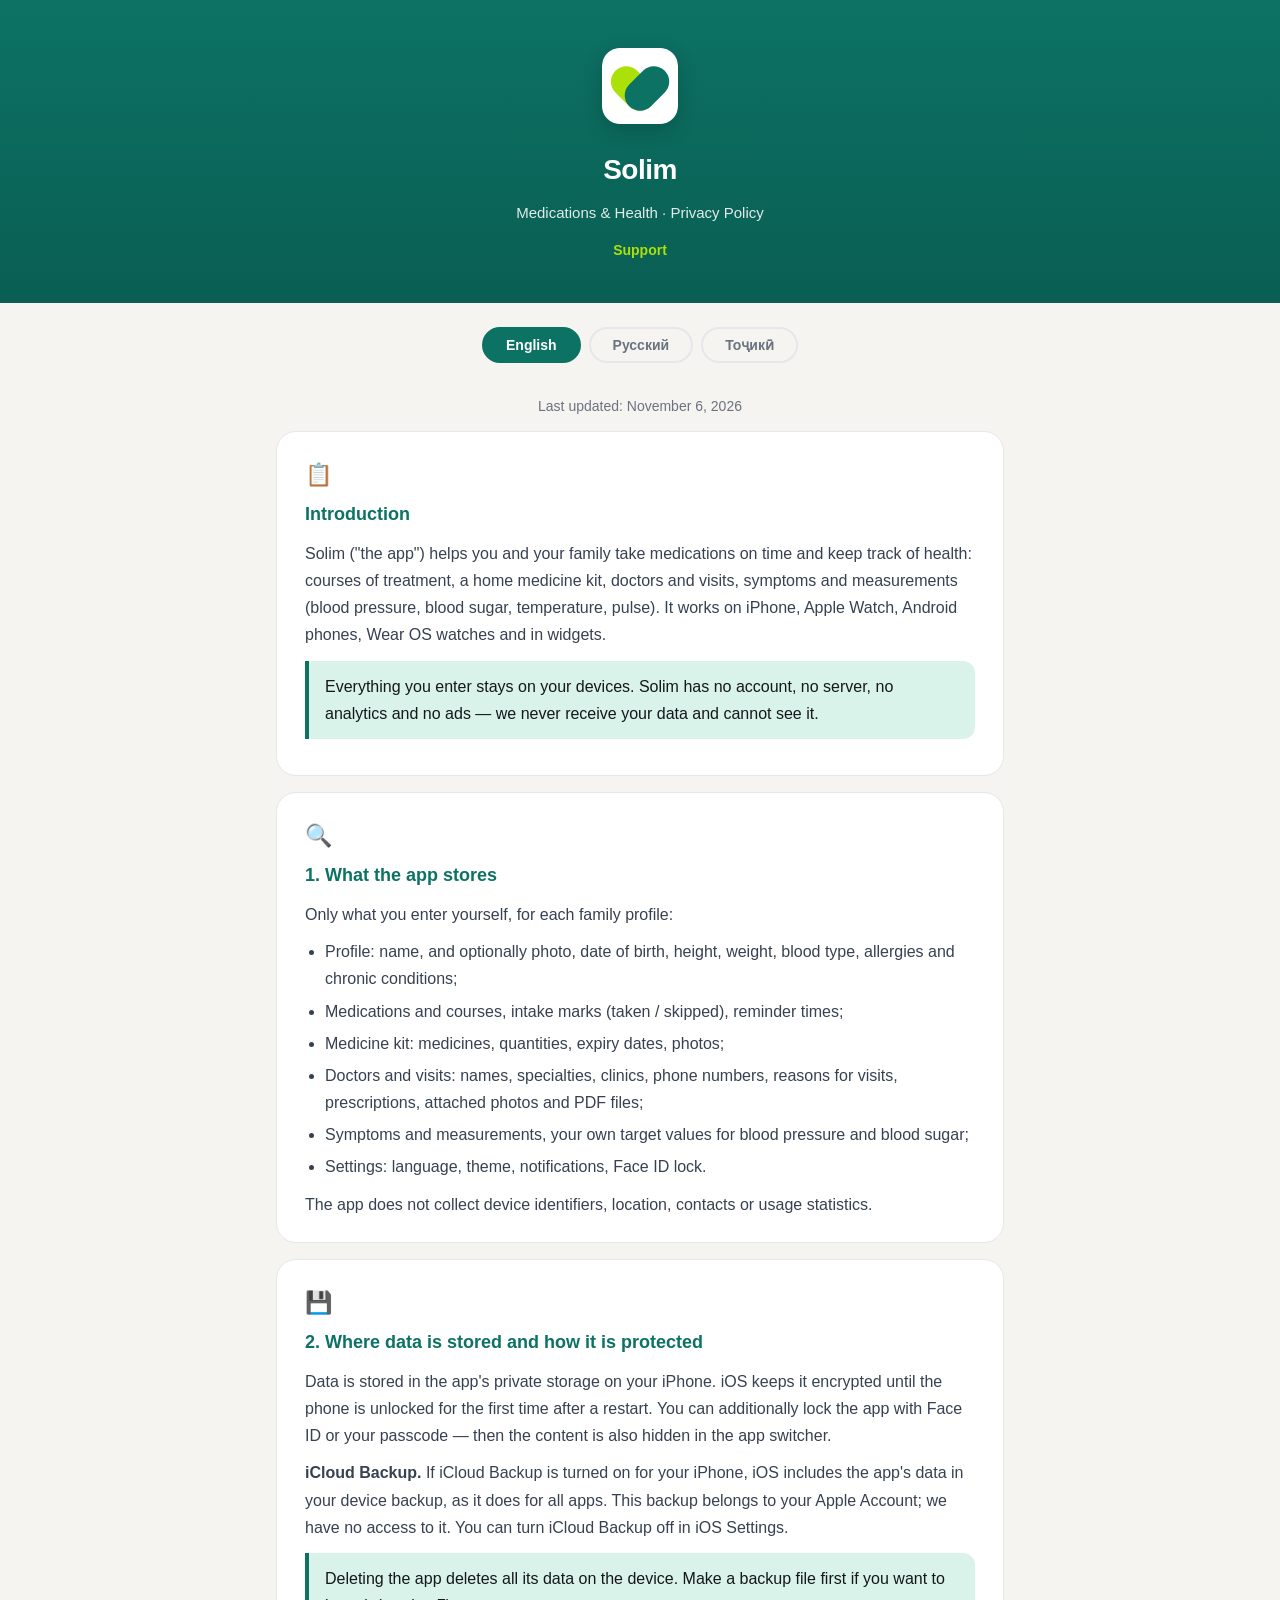
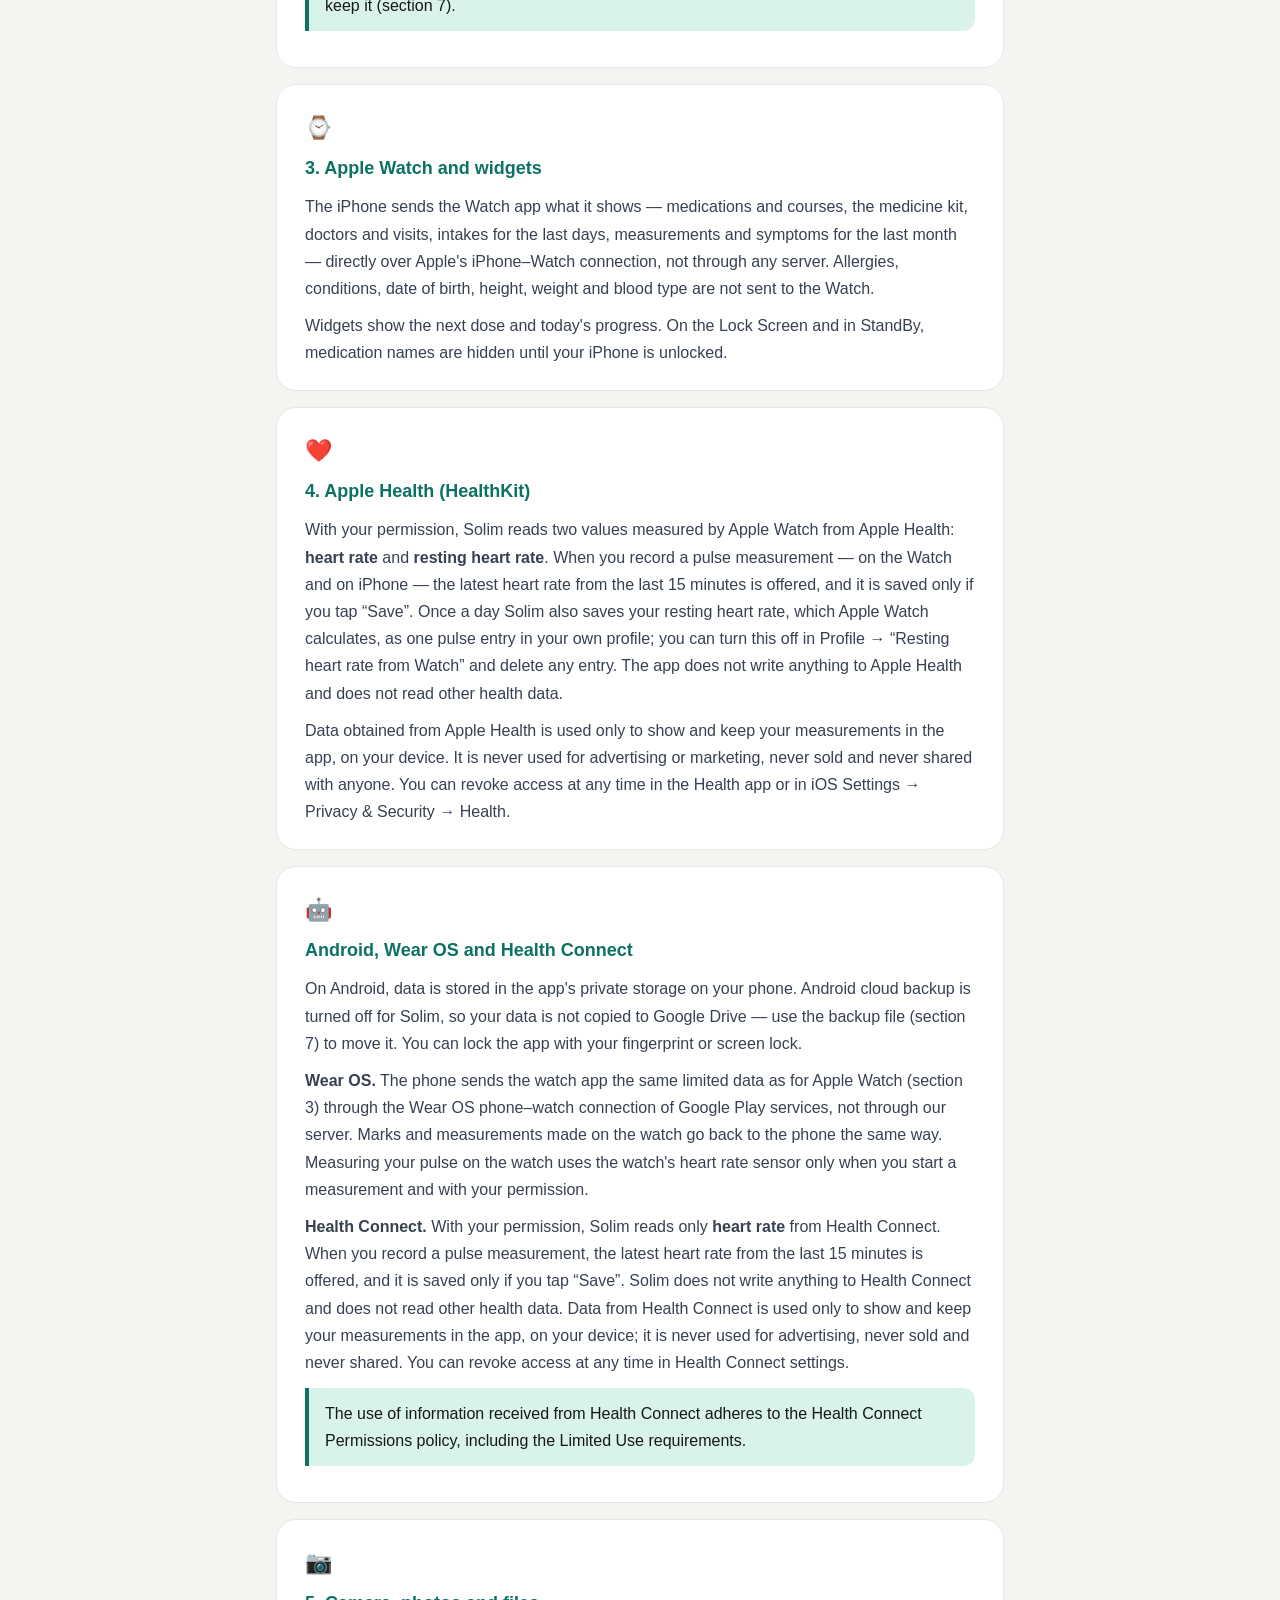
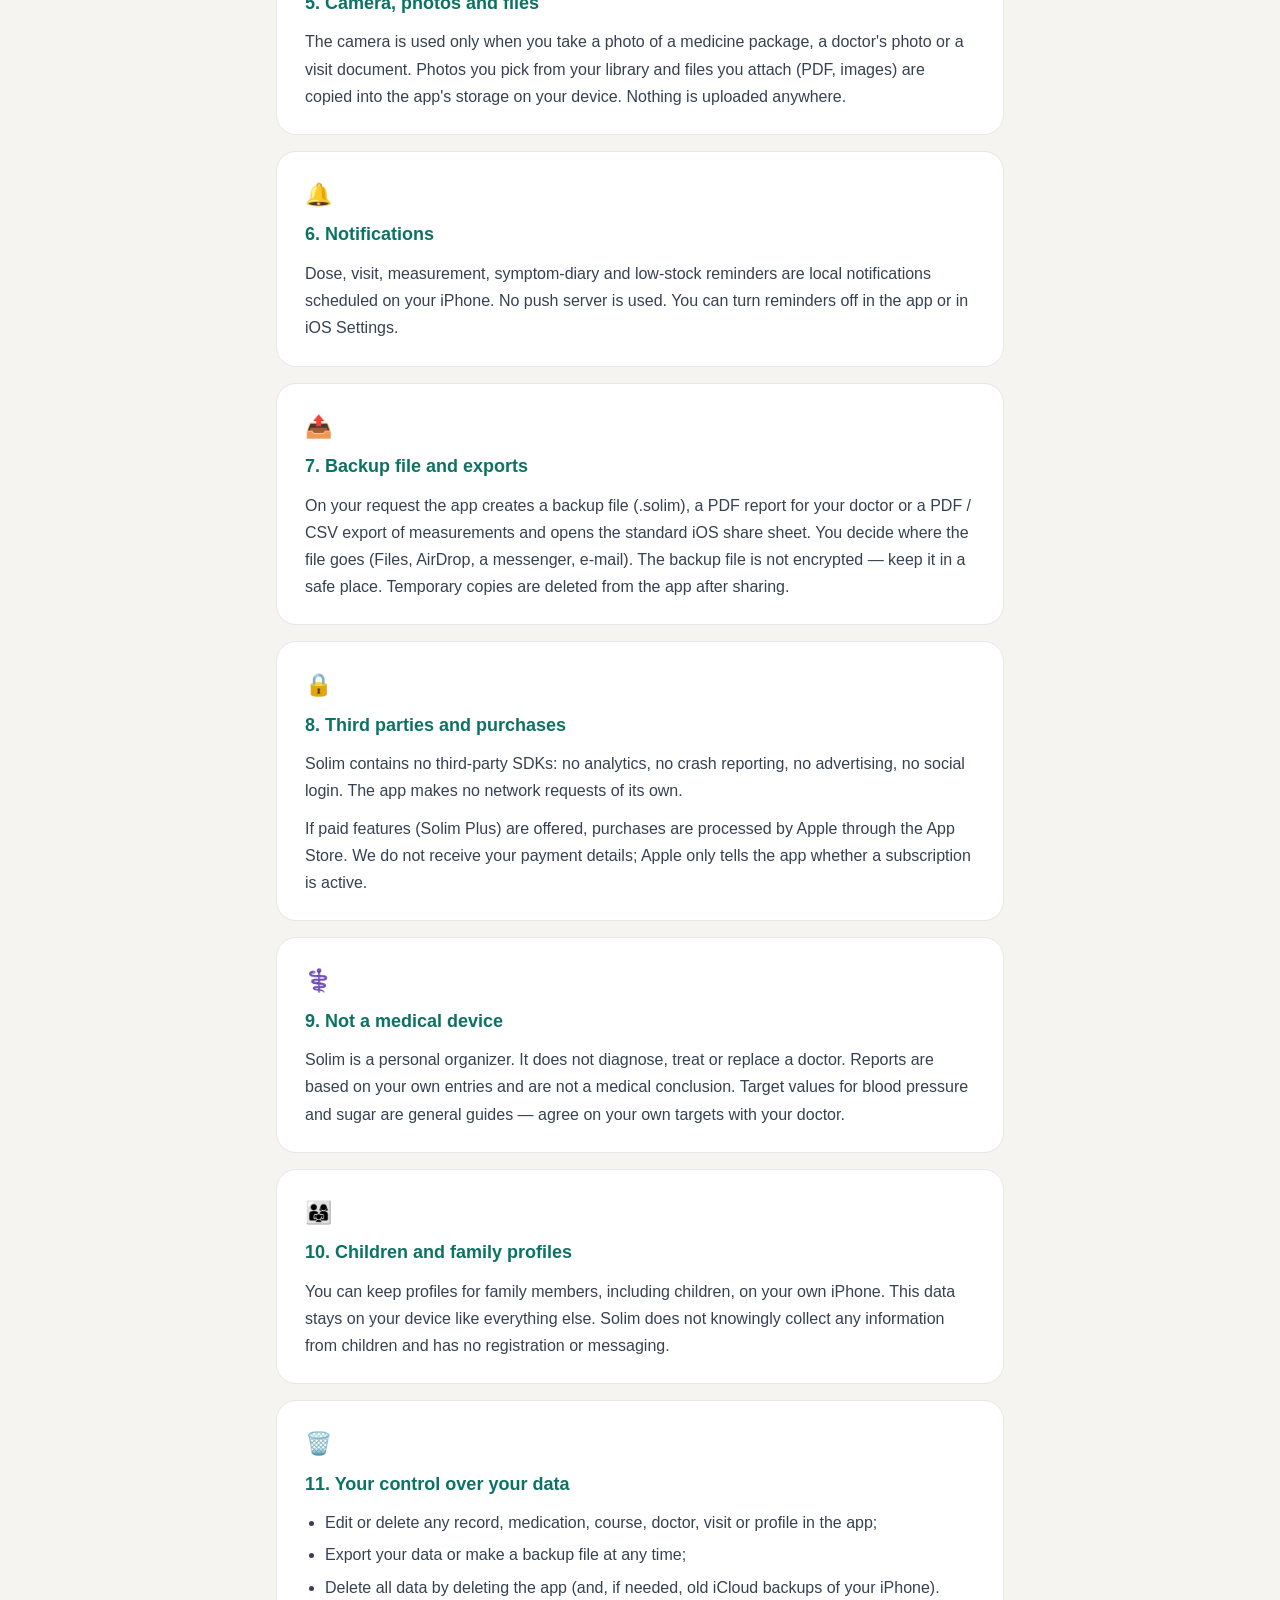
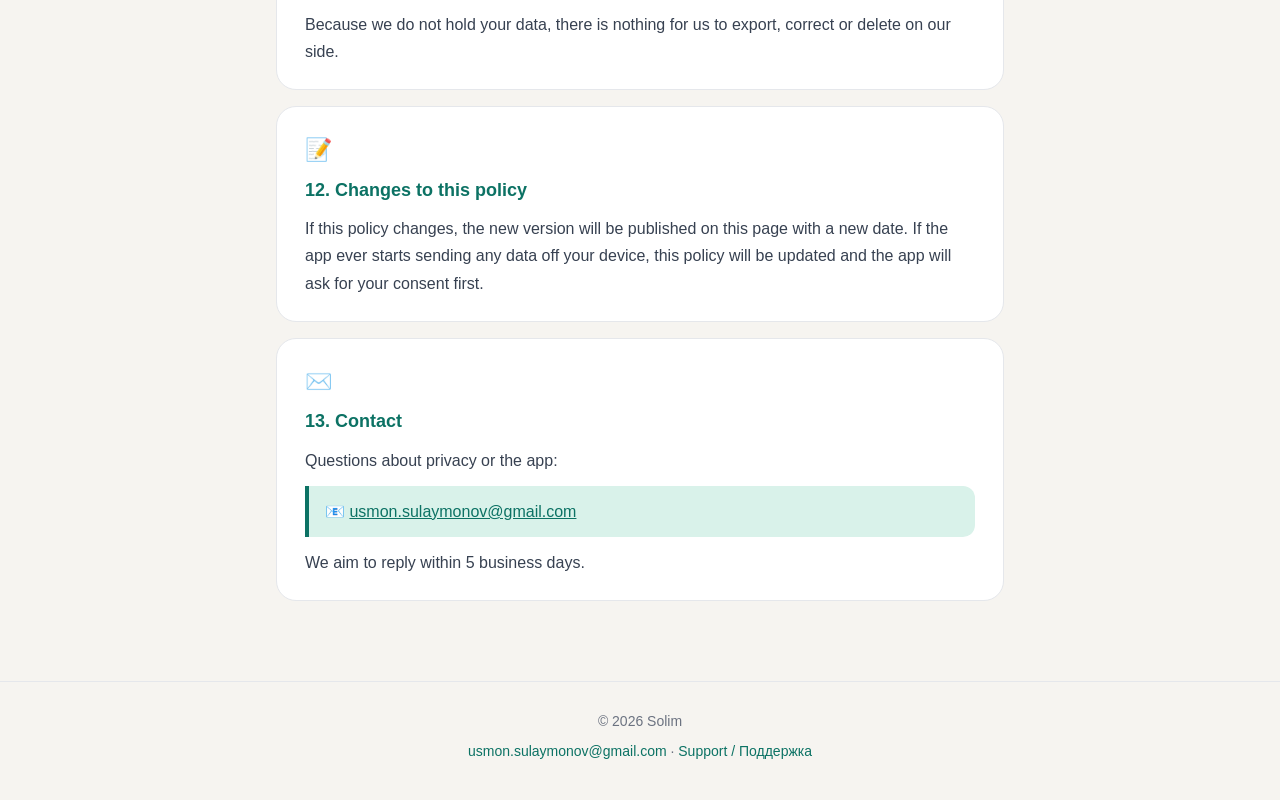
<file: index.html>
<!DOCTYPE html>
<html lang="en">
<head>
  <meta charset="UTF-8" />
  <meta name="viewport" content="width=device-width, initial-scale=1.0" />
  <title>Privacy Policy — Solim</title>
  <meta name="description" content="Privacy Policy for Solim — medication and health tracker for iPhone and Apple Watch." />
  <link rel="icon" href="icon.svg" type="image/svg+xml" />
  <link rel="stylesheet" href="style.css" />
  <script src="lang.js"></script>
</head>
<body>

<header>
  <img class="logo" src="icon.svg" alt="Solim" />
  <h1>Solim</h1>
  <p data-lang="en">Medications &amp; Health · Privacy Policy</p>
  <p data-lang="ru">Лекарства и здоровье · Политика конфиденциальности</p>
  <p data-lang="tg">Доруҳо ва саломатӣ · Сиёсати махфият</p>
  <nav>
    <a href="support.html" data-lang="en">Support</a>
    <a href="support.html" data-lang="ru">Поддержка</a>
    <a href="support.html" data-lang="tg">Дастгирӣ</a>
  </nav>
</header>

<div class="lang-tabs">
  <button class="lang-tab" data-set="en" onclick="setLang('en')">English</button>
  <button class="lang-tab" data-set="ru" onclick="setLang('ru')">Русский</button>
  <button class="lang-tab" data-set="tg" onclick="setLang('tg')">Тоҷикӣ</button>
</div>

<!-- ══════════════════════════════ ENGLISH ══════════════════════════════ -->
<div class="content" data-lang="en">
  <p class="updated">Last updated: November 6, 2026</p>

  <div class="section">
    <span class="section-icon">📋</span>
    <h2>Introduction</h2>
    <p>Solim ("the app") helps you and your family take medications on time and keep track of health: courses of treatment,
    a home medicine kit, doctors and visits, symptoms and measurements (blood pressure, blood sugar, temperature, pulse).
    It works on iPhone, Apple Watch, Android phones, Wear OS watches and in widgets.</p>
    <div class="highlight">Everything you enter stays on your devices. Solim has no account, no server, no analytics and no ads —
    we never receive your data and cannot see it.</div>
  </div>

  <div class="section">
    <span class="section-icon">🔍</span>
    <h2>1. What the app stores</h2>
    <p>Only what you enter yourself, for each family profile:</p>
    <ul>
      <li>Profile: name, and optionally photo, date of birth, height, weight, blood type, allergies and chronic conditions;</li>
      <li>Medications and courses, intake marks (taken / skipped), reminder times;</li>
      <li>Medicine kit: medicines, quantities, expiry dates, photos;</li>
      <li>Doctors and visits: names, specialties, clinics, phone numbers, reasons for visits, prescriptions, attached photos and PDF files;</li>
      <li>Symptoms and measurements, your own target values for blood pressure and blood sugar;</li>
      <li>Settings: language, theme, notifications, Face ID lock.</li>
    </ul>
    <p>The app does not collect device identifiers, location, contacts or usage statistics.</p>
  </div>

  <div class="section">
    <span class="section-icon">💾</span>
    <h2>2. Where data is stored and how it is protected</h2>
    <p>Data is stored in the app's private storage on your iPhone. iOS keeps it encrypted until the phone is unlocked
    for the first time after a restart. You can additionally lock the app with Face ID or your passcode — then the
    content is also hidden in the app switcher.</p>
    <p><strong>iCloud Backup.</strong> If iCloud Backup is turned on for your iPhone, iOS includes the app's data in your
    device backup, as it does for all apps. This backup belongs to your Apple Account; we have no access to it.
    You can turn iCloud Backup off in iOS Settings.</p>
    <div class="highlight">Deleting the app deletes all its data on the device. Make a backup file first if you want to keep it (section 7).</div>
  </div>

  <div class="section">
    <span class="section-icon">⌚</span>
    <h2>3. Apple Watch and widgets</h2>
    <p>The iPhone sends the Watch app what it shows — medications and courses, the medicine kit, doctors and visits,
    intakes for the last days, measurements and symptoms for the last month — directly over Apple's iPhone–Watch
    connection, not through any server. Allergies, conditions, date of birth, height, weight and blood type are not
    sent to the Watch.</p>
    <p>Widgets show the next dose and today's progress. On the Lock Screen and in StandBy, medication names are hidden
    until your iPhone is unlocked.</p>
  </div>

  <div class="section">
    <span class="section-icon">❤️</span>
    <h2>4. Apple Health (HealthKit)</h2>
    <p>With your permission, Solim reads two values measured by Apple Watch from Apple Health: <strong>heart rate</strong>
    and <strong>resting heart rate</strong>. When you record a pulse measurement — on the Watch and on iPhone — the latest
    heart rate from the last 15 minutes is offered, and it is saved only if you tap “Save”. Once a day Solim also saves
    your resting heart rate, which Apple Watch calculates, as one pulse entry in your own profile; you can turn this off in
    Profile → “Resting heart rate from Watch” and delete any entry. The app does not write anything to Apple Health and
    does not read other health data.</p>
    <p>Data obtained from Apple Health is used only to show and keep your measurements in the app, on your device. It is never used for advertising
    or marketing, never sold and never shared with anyone. You can revoke access at any time in the Health app or in
    iOS Settings → Privacy &amp; Security → Health.</p>
  </div>

  <div class="section">
    <span class="section-icon">🤖</span>
    <h2>Android, Wear OS and Health Connect</h2>
    <p>On Android, data is stored in the app's private storage on your phone. Android cloud backup is turned off for Solim,
    so your data is not copied to Google Drive — use the backup file (section 7) to move it. You can lock the app with
    your fingerprint or screen lock.</p>
    <p><strong>Wear OS.</strong> The phone sends the watch app the same limited data as for Apple Watch (section 3) through
    the Wear OS phone–watch connection of Google Play services, not through our server. Marks and measurements made on the
    watch go back to the phone the same way. Measuring your pulse on the watch uses the watch's heart rate sensor only
    when you start a measurement and with your permission.</p>
    <p><strong>Health Connect.</strong> With your permission, Solim reads only <strong>heart rate</strong> from Health
    Connect. When you record a pulse measurement, the latest heart rate from the last 15 minutes is offered, and it is saved
    only if you tap “Save”. Solim does not write anything to Health Connect and does not read other health data. Data from
    Health Connect is used only to show and keep your measurements in the app, on your device; it is never used for
    advertising, never sold and never shared. You can revoke access at any time in Health Connect settings.</p>
    <div class="highlight">The use of information received from Health Connect adheres to the Health Connect Permissions
    policy, including the Limited Use requirements.</div>
  </div>

  <div class="section">
    <span class="section-icon">📷</span>
    <h2>5. Camera, photos and files</h2>
    <p>The camera is used only when you take a photo of a medicine package, a doctor's photo or a visit document.
    Photos you pick from your library and files you attach (PDF, images) are copied into the app's storage on your device.
    Nothing is uploaded anywhere.</p>
  </div>

  <div class="section">
    <span class="section-icon">🔔</span>
    <h2>6. Notifications</h2>
    <p>Dose, visit, measurement, symptom-diary and low-stock reminders are local notifications scheduled on your iPhone. No push server
    is used. You can turn reminders off in the app or in iOS Settings.</p>
  </div>

  <div class="section">
    <span class="section-icon">📤</span>
    <h2>7. Backup file and exports</h2>
    <p>On your request the app creates a backup file (.solim), a PDF report for your doctor or a PDF / CSV export of
    measurements and opens the standard iOS share sheet. You decide where the file goes (Files, AirDrop, a messenger,
    e-mail). The backup file is not encrypted — keep it in a safe place. Temporary copies are deleted from the app
    after sharing.</p>
  </div>

  <div class="section">
    <span class="section-icon">🔒</span>
    <h2>8. Third parties and purchases</h2>
    <p>Solim contains no third-party SDKs: no analytics, no crash reporting, no advertising, no social login.
    The app makes no network requests of its own.</p>
    <p>If paid features (Solim Plus) are offered, purchases are processed by Apple through the App Store. We do not
    receive your payment details; Apple only tells the app whether a subscription is active.</p>
  </div>

  <div class="section">
    <span class="section-icon">⚕️</span>
    <h2>9. Not a medical device</h2>
    <p>Solim is a personal organizer. It does not diagnose, treat or replace a doctor. Reports are based on your own
    entries and are not a medical conclusion. Target values for blood pressure and sugar are general guides —
    agree on your own targets with your doctor.</p>
  </div>

  <div class="section">
    <span class="section-icon">👨‍👩‍👧</span>
    <h2>10. Children and family profiles</h2>
    <p>You can keep profiles for family members, including children, on your own iPhone. This data stays on your device
    like everything else. Solim does not knowingly collect any information from children and has no registration
    or messaging.</p>
  </div>

  <div class="section">
    <span class="section-icon">🗑️</span>
    <h2>11. Your control over your data</h2>
    <ul>
      <li>Edit or delete any record, medication, course, doctor, visit or profile in the app;</li>
      <li>Export your data or make a backup file at any time;</li>
      <li>Delete all data by deleting the app (and, if needed, old iCloud backups of your iPhone).</li>
    </ul>
    <p>Because we do not hold your data, there is nothing for us to export, correct or delete on our side.</p>
  </div>

  <div class="section">
    <span class="section-icon">📝</span>
    <h2>12. Changes to this policy</h2>
    <p>If this policy changes, the new version will be published on this page with a new date. If the app ever starts
    sending any data off your device, this policy will be updated and the app will ask for your consent first.</p>
  </div>

  <div class="section">
    <span class="section-icon">✉️</span>
    <h2>13. Contact</h2>
    <p>Questions about privacy or the app:</p>
    <div class="highlight">📧 <a href="mailto:usmon.sulaymonov@gmail.com">usmon.sulaymonov@gmail.com</a></div>
    <p>We aim to reply within 5 business days.</p>
  </div>
</div>

<!-- ══════════════════════════════ РУССКИЙ ══════════════════════════════ -->
<div class="content" data-lang="ru">
  <p class="updated">Последнее обновление: 6 ноября 2026 г.</p>

  <div class="section">
    <span class="section-icon">📋</span>
    <h2>Введение</h2>
    <p>Solim («приложение») помогает вам и вашей семье принимать лекарства вовремя и следить за здоровьем: курсы лечения,
    домашняя аптечка, врачи и визиты, симптомы и замеры (давление, сахар, температура, пульс). Работает на iPhone,
    Apple Watch, телефонах Android, часах Wear OS и в виджетах.</p>
    <div class="highlight">Всё, что вы вводите, остаётся на ваших устройствах. У Solim нет учётной записи, сервера,
    аналитики и рекламы — мы не получаем ваши данные и не можем их увидеть.</div>
  </div>

  <div class="section">
    <span class="section-icon">🔍</span>
    <h2>1. Что хранит приложение</h2>
    <p>Только то, что вы вводите сами, по каждому профилю семьи:</p>
    <ul>
      <li>Профиль: имя, по желанию фото, дата рождения, рост, вес, группа крови, аллергии и хронические болезни;</li>
      <li>Лекарства и курсы, отметки приёма (принято / пропущено), время напоминаний;</li>
      <li>Аптечка: препараты, количество, сроки годности, фото;</li>
      <li>Врачи и визиты: имена, специальности, клиники, телефоны, причины обращения, назначения, приложенные фото и PDF;</li>
      <li>Симптомы и замеры, ваши цели по давлению и сахару;</li>
      <li>Настройки: язык, тема, уведомления, блокировка Face ID.</li>
    </ul>
    <p>Приложение не собирает идентификаторы устройства, геолокацию, контакты и статистику использования.</p>
  </div>

  <div class="section">
    <span class="section-icon">💾</span>
    <h2>2. Где хранятся данные и как защищены</h2>
    <p>Данные хранятся в закрытом хранилище приложения на вашем iPhone. iOS держит их зашифрованными, пока телефон
    не разблокирован впервые после перезагрузки. Дополнительно приложение можно закрыть Face ID или код-паролем —
    тогда содержимое скрыто и в переключателе приложений.</p>
    <p><strong>Резервная копия iCloud.</strong> Если для iPhone включена резервная копия iCloud, iOS включает в неё
    данные приложения — как для всех приложений. Эта копия принадлежит вашей учётной записи Apple, у нас к ней нет
    доступа. Отключить её можно в Настройках iOS.</p>
    <div class="highlight">Удаление приложения удаляет все его данные на устройстве. Если хотите их сохранить, сначала
    сделайте файл резервной копии (раздел 7).</div>
  </div>

  <div class="section">
    <span class="section-icon">⌚</span>
    <h2>3. Apple Watch и виджеты</h2>
    <p>iPhone передаёт приложению на часах то, что оно показывает, — лекарства и курсы, аптечку, врачей и визиты,
    приёмы за последние дни, замеры и симптомы за месяц — напрямую по связи iPhone и часов от Apple, без серверов.
    Аллергии, болезни, дата рождения, рост, вес и группа крови на часы не передаются.</p>
    <p>Виджеты показывают ближайший приём и прогресс дня. На экране блокировки и в режиме StandBy названия лекарств
    скрыты, пока iPhone не разблокирован.</p>
  </div>

  <div class="section">
    <span class="section-icon">❤️</span>
    <h2>4. Приложение «Здоровье» (HealthKit)</h2>
    <p>С вашего разрешения Solim читает из приложения «Здоровье» два показателя, которые измерили Apple Watch:
    <strong>пульс</strong> и <strong>пульс в покое</strong>. Когда вы записываете замер пульса — на часах и на iPhone, —
    подставляется последний пульс за 15 минут, и сохраняется он, только если вы нажмёте «Сохранить». Кроме того, раз в
    день Solim сохраняет пульс в покое, который считают Apple Watch, — одной записью пульса в вашем профиле; это можно
    выключить в «Профиле» → «Пульс в покое с часов», а любую запись — удалить. Приложение ничего не записывает в
    «Здоровье» и не читает другие данные.</p>
    <p>Данные из «Здоровья» используются только для показа и хранения ваших замеров в приложении, на вашем устройстве. Они никогда не используются для рекламы
    и маркетинга, не продаются и никому не передаются. Отозвать доступ можно в любой момент в приложении «Здоровье»
    или в Настройках iOS → Конфиденциальность и безопасность → Здоровье.</p>
  </div>

  <div class="section">
    <span class="section-icon">🤖</span>
    <h2>Android, Wear OS и Health Connect</h2>
    <p>На Android данные хранятся в закрытом хранилище приложения на телефоне. Облачное резервное копирование Android для
    Solim выключено — данные не копируются на Google Диск; чтобы перенести их, используйте файл копии (раздел 7).
    Приложение можно закрыть отпечатком пальца или блокировкой экрана.</p>
    <p><strong>Wear OS.</strong> Телефон передаёт приложению на часах те же ограниченные данные, что и Apple Watch (раздел 3),
    через связь телефона и часов Wear OS из сервисов Google Play, а не через наш сервер. Отметки и замеры с часов
    возвращаются на телефон тем же путём. Пульс на часах измеряется датчиком часов только когда вы сами начинаете замер
    и с вашего разрешения.</p>
    <p><strong>Health Connect.</strong> С вашего разрешения Solim читает из Health Connect только <strong>пульс</strong>.
    Когда вы записываете пульс, приложение предлагает последний замер за 15 минут, и он сохраняется, только если нажать
    «Сохранить». Solim ничего не записывает в Health Connect и не читает другие данные о здоровье. Данные из Health
    Connect используются только чтобы показать и хранить ваши замеры в приложении, на вашем устройстве; они не
    используются для рекламы, не продаются и никому не передаются. Отозвать доступ можно в любой момент в настройках
    Health Connect.</p>
    <div class="highlight">Использование данных, полученных из Health Connect, соответствует правилам разрешений Health
    Connect, включая требования ограниченного использования (Limited Use).</div>
  </div>

  <div class="section">
    <span class="section-icon">📷</span>
    <h2>5. Камера, фото и файлы</h2>
    <p>Камера используется, только когда вы фотографируете упаковку лекарства, врача или документ визита. Фото из
    медиатеки и приложенные файлы (PDF, изображения) копируются в хранилище приложения на устройстве. Никуда не
    загружаются.</p>
  </div>

  <div class="section">
    <span class="section-icon">🔔</span>
    <h2>6. Уведомления</h2>
    <p>Напоминания о приёмах, визитах, замерах, дневнике самочувствия и заканчивающихся лекарствах — локальные уведомления, которые планирует
    ваш iPhone. Push-сервер не используется. Отключить напоминания можно в приложении или в Настройках iOS.</p>
  </div>

  <div class="section">
    <span class="section-icon">📤</span>
    <h2>7. Резервная копия и экспорт</h2>
    <p>По вашему запросу приложение создаёт файл резервной копии (.solim), PDF-отчёт для врача или PDF / CSV с замерами
    и открывает стандартное меню «Поделиться» iOS. Куда отправить файл, решаете вы (Файлы, AirDrop, мессенджер, почта).
    Файл резервной копии не зашифрован — храните его в надёжном месте. Временные копии удаляются из приложения
    после отправки.</p>
  </div>

  <div class="section">
    <span class="section-icon">🔒</span>
    <h2>8. Сторонние сервисы и покупки</h2>
    <p>В Solim нет сторонних SDK: ни аналитики, ни отчётов о сбоях, ни рекламы, ни входа через соцсети. Приложение само
    не выполняет сетевых запросов.</p>
    <p>Если будут платные функции (Solim Plus), покупки проводит Apple через App Store. Мы не получаем ваши платёжные
    данные; Apple только сообщает приложению, активна ли подписка.</p>
  </div>

  <div class="section">
    <span class="section-icon">⚕️</span>
    <h2>9. Не медицинское изделие</h2>
    <p>Solim — личный органайзер. Он не ставит диагнозов, не лечит и не заменяет врача. Отчёты составлены по вашим
    записям и не являются медицинским заключением. Цели по давлению и сахару — общий ориентир: свою цель согласуйте
    с врачом.</p>
  </div>

  <div class="section">
    <span class="section-icon">👨‍👩‍👧</span>
    <h2>10. Дети и семейные профили</h2>
    <p>Вы можете вести на своём iPhone профили членов семьи, в том числе детей. Эти данные остаются на вашем устройстве,
    как и всё остальное. Solim намеренно не собирает никакой информации от детей, в нём нет регистрации и переписки.</p>
  </div>

  <div class="section">
    <span class="section-icon">🗑️</span>
    <h2>11. Управление данными</h2>
    <ul>
      <li>Изменить или удалить любую запись, лекарство, курс, врача, визит или профиль — в приложении;</li>
      <li>Выгрузить данные или сделать резервную копию — в любой момент;</li>
      <li>Удалить все данные — удалив приложение (и при необходимости старые копии iPhone в iCloud).</li>
    </ul>
    <p>Мы не храним ваши данные, поэтому выгружать, исправлять или удалять на нашей стороне нечего.</p>
  </div>

  <div class="section">
    <span class="section-icon">📝</span>
    <h2>12. Изменения политики</h2>
    <p>Если политика изменится, новая версия появится на этой странице с новой датой. Если приложение когда-нибудь
    начнёт передавать какие-либо данные за пределы устройства, политика будет обновлена, а приложение сначала спросит
    ваше согласие.</p>
  </div>

  <div class="section">
    <span class="section-icon">✉️</span>
    <h2>13. Контакты</h2>
    <p>Вопросы о конфиденциальности и приложении:</p>
    <div class="highlight">📧 <a href="mailto:usmon.sulaymonov@gmail.com">usmon.sulaymonov@gmail.com</a></div>
    <p>Мы стараемся отвечать в течение 5 рабочих дней.</p>
  </div>
</div>

<!-- ══════════════════════════════ ТОҶИКӢ ══════════════════════════════ -->
<div class="content" data-lang="tg">
  <p class="updated">Навсозии охирин: 6 ноябри 2026</p>

  <div class="section">
    <span class="section-icon">📋</span>
    <h2>Муқаддима</h2>
    <p>Solim («барнома») ба шумо ва оилаатон кӯмак мекунад, ки доруҳоро сари вақт қабул кунед ва саломатиро назорат
    намоед: курсҳои табобат, дорухонаи хонагӣ, духтурон ва ташрифҳо, аломатҳо ва ченкуниҳо (фишори хун, қанд, ҳарорат,
    набз). Дар iPhone, Apple Watch, телефонҳои Android, соатҳои Wear OS ва виҷетҳо кор мекунад.</p>
    <div class="highlight">Ҳар чизе, ки шумо ворид мекунед, дар дастгоҳҳои шумо мемонад. Solim ҳисоби корбарӣ, сервер,
    таҳлил ва реклама надорад — мо маълумоти шуморо намегирем ва дида наметавонем.</div>
  </div>

  <div class="section">
    <span class="section-icon">🔍</span>
    <h2>1. Барнома чиро нигоҳ медорад</h2>
    <p>Танҳо он чизеро, ки худатон барои ҳар як профили оила ворид мекунед:</p>
    <ul>
      <li>Профил: ном ва ихтиёрӣ — акс, санаи таваллуд, қад, вазн, гурӯҳи хун, аллергия ва бемориҳои музмин;</li>
      <li>Доруҳо ва курсҳо, қайдҳои қабул (қабул шуд / гузаронида шуд), вақти ёдраскуниҳо;</li>
      <li>Дорухона: доруҳо, миқдор, мӯҳлати истифода, аксҳо;</li>
      <li>Духтурон ва ташрифҳо: номҳо, ихтисосҳо, клиникаҳо, телефонҳо, сабабҳои муроҷиат, таъинотҳо, аксҳо ва PDF;</li>
      <li>Аломатҳо ва ченкуниҳо, ҳадафҳои шумо барои фишор ва қанд;</li>
      <li>Танзимот: забон, мавзӯъ, огоҳиномаҳо, қулфи Face ID.</li>
    </ul>
    <p>Барнома муайянкунандаҳои дастгоҳ, ҷойгиршавӣ, тамосҳо ва омори истифодаро ҷамъ намекунад.</p>
  </div>

  <div class="section">
    <span class="section-icon">💾</span>
    <h2>2. Маълумот дар куҷо ва чӣ гуна ҳифз мешавад</h2>
    <p>Маълумот дар анбори пӯшидаи барнома дар iPhone-и шумо нигоҳ дошта мешавад. iOS онро то нахустин кушодани
    телефон пас аз бозоғозӣ рамзгузорӣ мекунад. Барномаро иловатан бо Face ID ё рамз қулф кардан мумкин аст — он гоҳ
    мундариҷа дар рӯйхати барномаҳои кушода низ пинҳон мешавад.</p>
    <p><strong>Нусхаи эҳтиётии iCloud.</strong> Агар барои iPhone нусхаи эҳтиётии iCloud фаъол бошад, iOS маълумоти
    барномаро ба он дохил мекунад — мисли ҳамаи барномаҳо. Ин нусха ба ҳисоби Apple-и шумо тааллуқ дорад, мо ба он
    дастрасӣ надорем. Онро дар Танзимоти iOS хомӯш кардан мумкин аст.</p>
    <div class="highlight">Нест кардани барнома ҳамаи маълумоти онро дар дастгоҳ нест мекунад. Агар хоҳед нигоҳ доред,
    аввал файли нусхаи эҳтиётӣ созед (банди 7).</div>
  </div>

  <div class="section">
    <span class="section-icon">⌚</span>
    <h2>3. Apple Watch ва виҷетҳо</h2>
    <p>iPhone ба барномаи соат он чизеро мефиристад, ки соат нишон медиҳад — доруҳо ва курсҳо, дорухона, духтурон ва
    ташрифҳо, қабулҳои рӯзҳои охир, ченкуниҳо ва аломатҳои як моҳ — бевосита тавассути пайвасти iPhone ва соати Apple,
    бе сервер. Аллергия, бемориҳо, санаи таваллуд, қад,
    вазн ва гурӯҳи хун ба соат фиристода намешаванд.</p>
    <p>Виҷетҳо қабули навбатӣ ва пешрафти рӯзро нишон медиҳанд. Дар экрани қулф ва StandBy номи доруҳо то кушодани
    iPhone пинҳон аст.</p>
  </div>

  <div class="section">
    <span class="section-icon">❤️</span>
    <h2>4. Барномаи «Саломатӣ» (HealthKit)</h2>
    <p>Бо иҷозати шумо Solim аз барномаи «Саломатӣ» ду нишондиҳандаеро мехонад, ки Apple Watch чен кардааст:
    <strong>набз</strong> ва <strong>набзи оромӣ</strong>. Ҳангоми сабти набз — дар соат ва дар iPhone — набзи охирини
    15 дақиқа пешниҳод мешавад ва танҳо пас аз пахш кардани «Нигоҳ доштан» сабт мешавад. Ғайр аз ин, Solim рӯзе як бор
    набзи оромиро, ки Apple Watch ҳисоб мекунад, ҳамчун як сабти набз дар профили шумо нигоҳ медорад; инро дар «Профил» →
    «Набзи оромӣ аз соат» хомӯш кардан ва ҳар сабтро нест кардан мумкин аст. Барнома ба «Саломатӣ» чизе наменависад ва
    дигар маълумотро намехонад.</p>
    <p>Маълумоти «Саломатӣ» танҳо барои нишон додан ва нигоҳ доштани ченкуниҳои шумо дар барнома, дар дастгоҳи шумо истифода мешавад. Он ҳеҷ гоҳ барои реклама
    истифода намешавад, фурӯхта намешавад ва ба касе дода намешавад. Дастрасиро ҳар вақт дар барномаи «Саломатӣ» ё
    Танзимоти iOS бекор кардан мумкин аст.</p>
  </div>

  <div class="section">
    <span class="section-icon">🤖</span>
    <h2>Android, Wear OS ва Health Connect</h2>
    <p>Дар Android маълумот дар анбори пӯшидаи барнома дар телефон нигоҳ дошта мешавад. Нусхабардории абрии Android
    барои Solim хомӯш аст — маълумот ба Google Drive нусха намешавад; барои интиқол файли нусхаи эҳтиётиро истифода
    баред (бахши 7). Барномаро бо изи ангушт ё қулфи экран бастан мумкин аст.</p>
    <p><strong>Wear OS.</strong> Телефон ба барномаи соат ҳамон маълумоти маҳдудро мефиристад, ки ба Apple Watch (бахши 3),
    тавассути пайвасти телефон ва соати Wear OS аз хизматрасониҳои Google Play, на тавассути сервери мо. Қайдҳо ва
    ченкуниҳо аз соат бо ҳамон роҳ ба телефон бармегарданд. Набз дар соат бо датчики соат танҳо вақте чен карда
    мешавад, ки шумо худ ченкуниро оғоз мекунед ва бо иҷозати шумо.</p>
    <p><strong>Health Connect.</strong> Бо иҷозати шумо Solim аз Health Connect танҳо <strong>набз</strong>-ро мехонад.
    Ҳангоми сабти набз охирин ченкунӣ дар 15 дақиқа пешниҳод мешавад ва танҳо пас аз пахши «Нигоҳ доштан» сабт мешавад.
    Solim ба Health Connect чизе наменависад ва дигар маълумоти саломатиро намехонад. Маълумот аз Health Connect танҳо
    барои нишон додан ва нигоҳ доштани ченкуниҳои шумо дар барнома, дар дастгоҳи шумо истифода мешавад; барои реклама
    истифода намешавад, фурӯхта намешавад ва ба касе дода намешавад. Дастрасиро ҳар вақт дар танзимоти Health Connect
    бекор кардан мумкин аст.</p>
    <div class="highlight">Истифодаи маълумоти аз Health Connect гирифташуда ба қоидаҳои иҷозатҳои Health Connect, аз
    ҷумла талаботи истифодаи маҳдуд (Limited Use), мувофиқ аст.</div>
  </div>

  <div class="section">
    <span class="section-icon">📷</span>
    <h2>5. Камера, аксҳо ва файлҳо</h2>
    <p>Камера танҳо вақте истифода мешавад, ки шумо бастаи дору, духтур ё ҳуҷҷати ташрифро акс мегиред. Аксҳо аз
    галерея ва файлҳои замимашуда (PDF, тасвирҳо) ба анбори барнома дар дастгоҳ нусхабардорӣ мешаванд ва ба ҳеҷ ҷо
    фиристода намешаванд.</p>
  </div>

  <div class="section">
    <span class="section-icon">🔔</span>
    <h2>6. Огоҳиномаҳо</h2>
    <p>Ёдраскуниҳо дар бораи қабул, ташриф, ченкунӣ ва тамомшавии доруҳо огоҳиномаҳои маҳаллӣ мебошанд, ки iPhone-и
    шумо банақша мегирад. Сервери push истифода намешавад. Онҳоро дар барнома ё Танзимоти iOS хомӯш кардан мумкин аст.</p>
  </div>

  <div class="section">
    <span class="section-icon">📤</span>
    <h2>7. Нусхаи эҳтиётӣ ва содирот</h2>
    <p>Бо дархости шумо барнома файли нусхаи эҳтиётӣ (.solim), ҳисоботи PDF барои духтур ё PDF / CSV-и ченкуниҳоро
    месозад ва менюи «Мубодила»-и iOS-ро мекушояд. Файлро ба куҷо фиристодан — худатон ҳал мекунед. Файли нусхаи
    эҳтиётӣ рамзгузорӣ нашудааст — онро дар ҷои бехатар нигоҳ доред. Нусхаҳои муваққатӣ пас аз фиристодан нест мешаванд.</p>
  </div>

  <div class="section">
    <span class="section-icon">🔒</span>
    <h2>8. Хизматрасониҳои тарафи сеюм ва харидҳо</h2>
    <p>Дар Solim SDK-ҳои тарафи сеюм нестанд: на таҳлил, на ҳисоботи хатогиҳо, на реклама, на вуруд тавассути шабакаҳои
    иҷтимоӣ. Барнома худ дархости шабакавӣ намефиристад.</p>
    <p>Агар функсияҳои пулакӣ (Solim Plus) пешниҳод шаванд, харидро Apple тавассути App Store анҷом медиҳад. Мо
    маълумоти пардохти шуморо намегирем.</p>
  </div>

  <div class="section">
    <span class="section-icon">⚕️</span>
    <h2>9. Дастгоҳи тиббӣ нест</h2>
    <p>Solim ташкилкунандаи шахсӣ аст. Он ташхис намегузорад, табобат намекунад ва духтурро иваз намекунад. Ҳисоботҳо
    аз рӯи сабтҳои шумо тартиб дода мешаванд ва хулосаи тиббӣ нестанд. Ҳадафҳои фишор ва қанд — роҳнамои умумӣ:
    ҳадафи худро бо духтур мувофиқа кунед.</p>
  </div>

  <div class="section">
    <span class="section-icon">👨‍👩‍👧</span>
    <h2>10. Кӯдакон ва профилҳои оила</h2>
    <p>Шумо метавонед дар iPhone-и худ профилҳои аъзои оила, аз ҷумла кӯдаконро нигоҳ доред. Ин маълумот низ дар
    дастгоҳи шумо мемонад. Solim дидаву дониста аз кӯдакон маълумот ҷамъ намекунад ва бақайдгирӣ надорад.</p>
  </div>

  <div class="section">
    <span class="section-icon">🗑️</span>
    <h2>11. Идораи маълумот</h2>
    <ul>
      <li>Ҳар сабт, дору, курс, духтур, ташриф ё профилро дар барнома тағйир диҳед ё нест кунед;</li>
      <li>Маълумотро ҳар вақт содир кунед ё нусхаи эҳтиётӣ созед;</li>
      <li>Ҳамаи маълумотро бо нест кардани барнома нест кунед.</li>
    </ul>
    <p>Мо маълумоти шуморо нигоҳ намедорем, бинобар ин дар тарафи мо чизе барои нест кардан нест.</p>
  </div>

  <div class="section">
    <span class="section-icon">📝</span>
    <h2>12. Тағйироти сиёсат</h2>
    <p>Агар сиёсат тағйир ёбад, версияи нав бо санаи нав дар ҳамин саҳифа нашр мешавад. Агар барнома ягон вақт ягон
    маълумотро берун аз дастгоҳ фиристад, сиёсат навсозӣ мешавад ва барнома аввал розигии шуморо мепурсад.</p>
  </div>

  <div class="section">
    <span class="section-icon">✉️</span>
    <h2>13. Тамос</h2>
    <p>Саволҳо дар бораи махфият ва барнома:</p>
    <div class="highlight">📧 <a href="mailto:usmon.sulaymonov@gmail.com">usmon.sulaymonov@gmail.com</a></div>
    <p>Мо кӯшиш мекунем дар давоми 5 рӯзи корӣ ҷавоб диҳем.</p>
  </div>
</div>

<footer>
  <p>© 2026 Solim</p>
  <p style="margin-top:6px"><a href="mailto:usmon.sulaymonov@gmail.com">usmon.sulaymonov@gmail.com</a> · <a href="support.html">Support / Поддержка</a></p>
</footer>

</body>
</html>
</file>
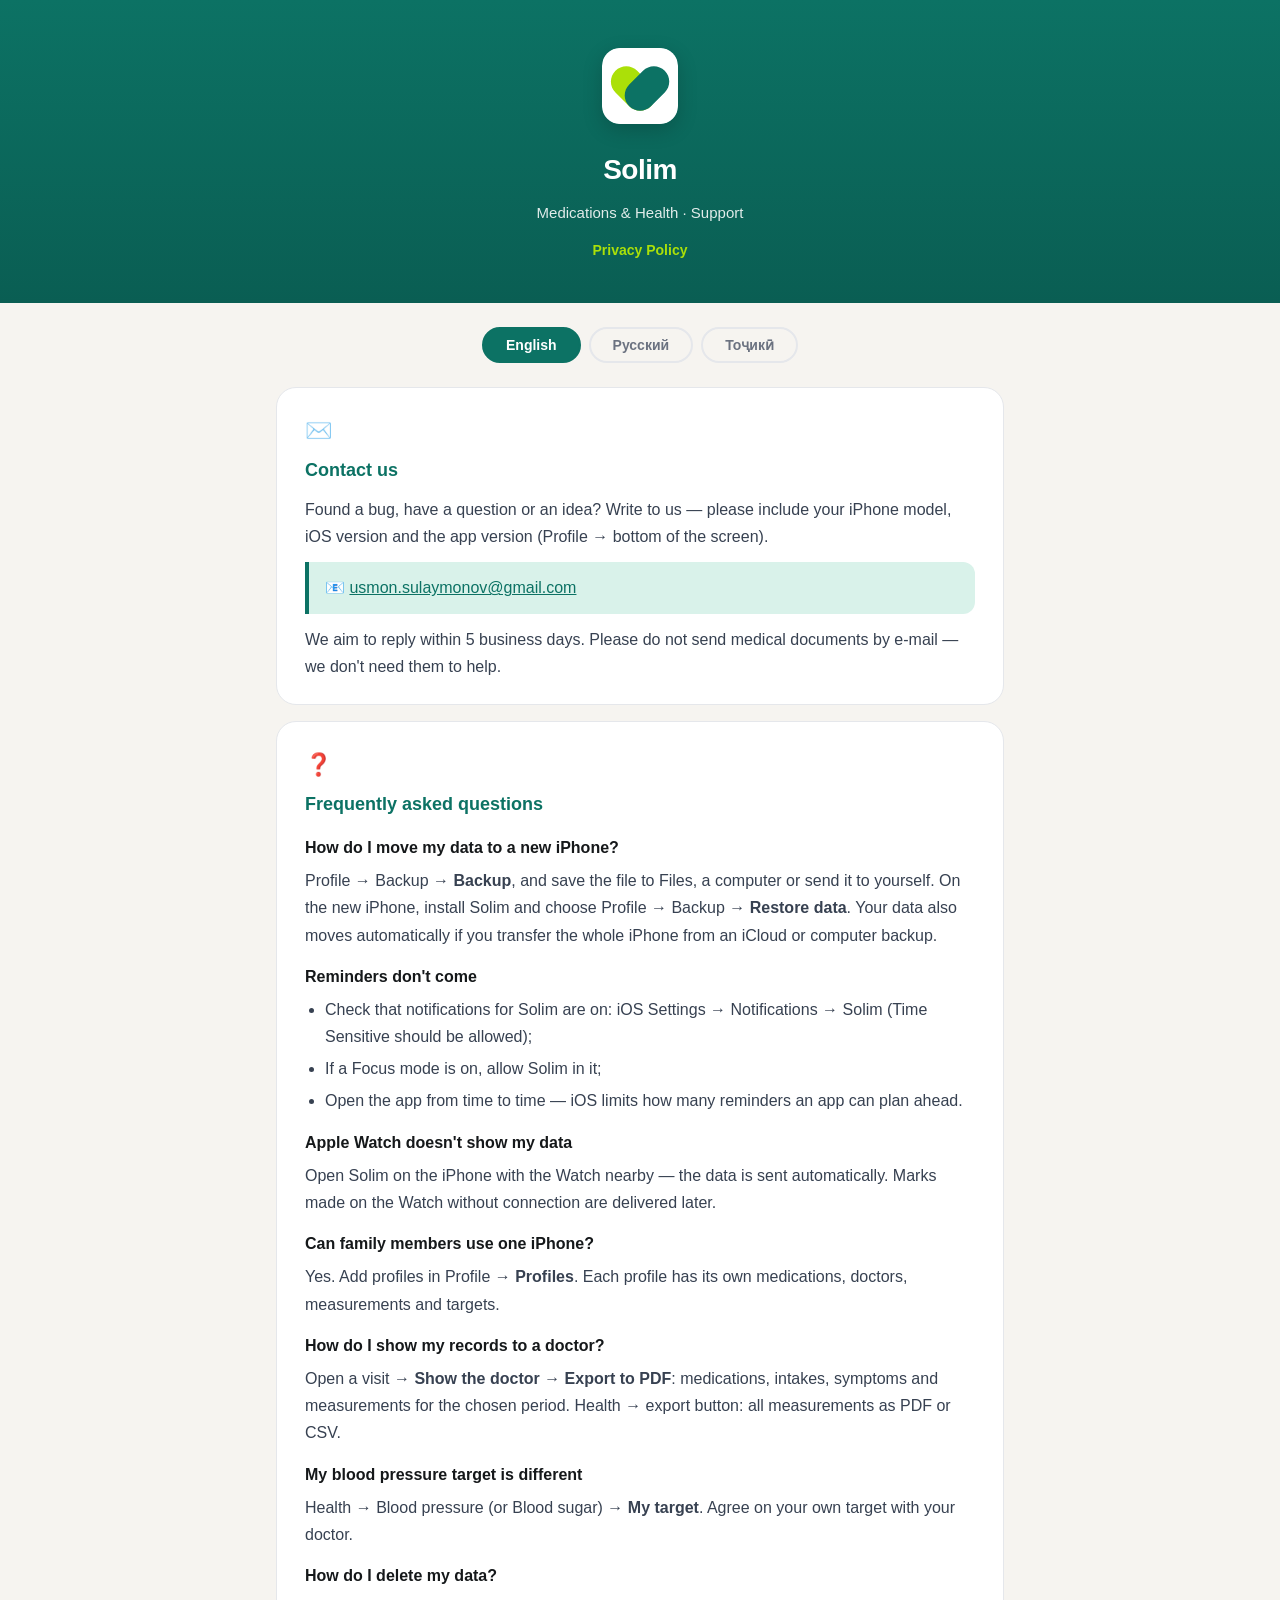
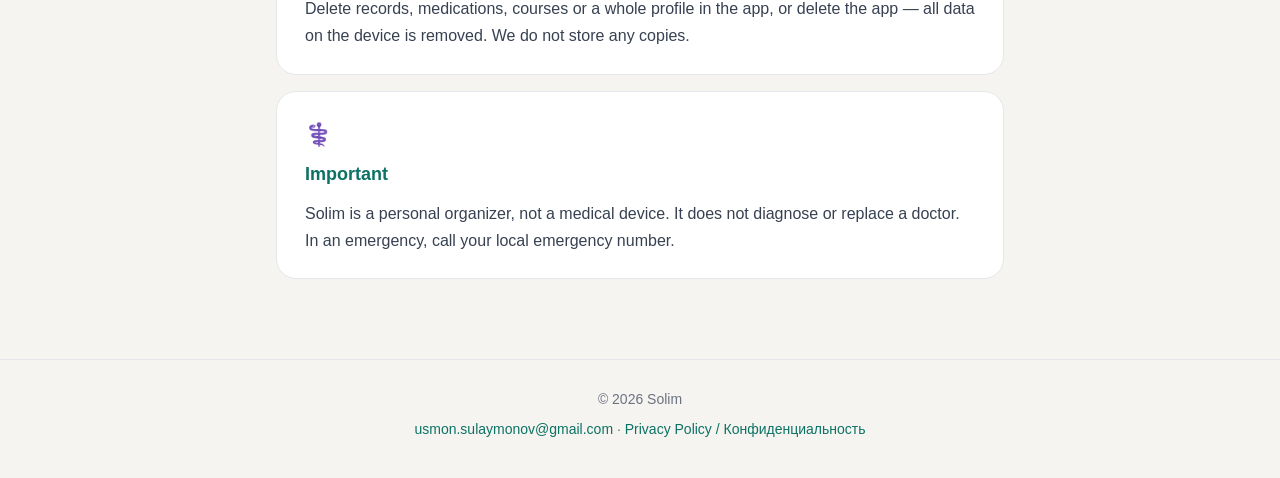
<file: support.html>
<!DOCTYPE html>
<html lang="en">
<head>
  <meta charset="UTF-8" />
  <meta name="viewport" content="width=device-width, initial-scale=1.0" />
  <title>Support — Solim</title>
  <meta name="description" content="Support for Solim — medication and health tracker for iPhone and Apple Watch." />
  <link rel="icon" href="icon.svg" type="image/svg+xml" />
  <link rel="stylesheet" href="style.css" />
  <script src="lang.js"></script>
</head>
<body>

<header>
  <img class="logo" src="icon.svg" alt="Solim" />
  <h1>Solim</h1>
  <p data-lang="en">Medications &amp; Health · Support</p>
  <p data-lang="ru">Лекарства и здоровье · Поддержка</p>
  <p data-lang="tg">Доруҳо ва саломатӣ · Дастгирӣ</p>
  <nav>
    <a href="index.html" data-lang="en">Privacy Policy</a>
    <a href="index.html" data-lang="ru">Политика конфиденциальности</a>
    <a href="index.html" data-lang="tg">Сиёсати махфият</a>
  </nav>
</header>

<div class="lang-tabs">
  <button class="lang-tab" data-set="en" onclick="setLang('en')">English</button>
  <button class="lang-tab" data-set="ru" onclick="setLang('ru')">Русский</button>
  <button class="lang-tab" data-set="tg" onclick="setLang('tg')">Тоҷикӣ</button>
</div>

<!-- ══════════════════════════════ ENGLISH ══════════════════════════════ -->
<div class="content" data-lang="en">
  <div class="section">
    <span class="section-icon">✉️</span>
    <h2>Contact us</h2>
    <p>Found a bug, have a question or an idea? Write to us — please include your iPhone model, iOS version and the app
    version (Profile → bottom of the screen).</p>
    <div class="highlight">📧 <a href="mailto:usmon.sulaymonov@gmail.com?subject=Solim">usmon.sulaymonov@gmail.com</a></div>
    <p>We aim to reply within 5 business days. Please do not send medical documents by e-mail — we don't need them to help.</p>
  </div>

  <div class="section">
    <span class="section-icon">❓</span>
    <h2>Frequently asked questions</h2>
    <h3>How do I move my data to a new iPhone?</h3>
    <p>Profile → Backup → <strong>Backup</strong>, and save the file to Files, a computer or send it to yourself. On the new
    iPhone, install Solim and choose Profile → Backup → <strong>Restore data</strong>. Your data also moves automatically if you transfer the whole iPhone
    from an iCloud or computer backup.</p>
    <h3>Reminders don't come</h3>
    <ul>
      <li>Check that notifications for Solim are on: iOS Settings → Notifications → Solim (Time Sensitive should be allowed);</li>
      <li>If a Focus mode is on, allow Solim in it;</li>
      <li>Open the app from time to time — iOS limits how many reminders an app can plan ahead.</li>
    </ul>
    <h3>Apple Watch doesn't show my data</h3>
    <p>Open Solim on the iPhone with the Watch nearby — the data is sent automatically. Marks made on the Watch without
    connection are delivered later.</p>
    <h3>Can family members use one iPhone?</h3>
    <p>Yes. Add profiles in Profile → <strong>Profiles</strong>. Each profile has its own medications, doctors, measurements and targets.</p>
    <h3>How do I show my records to a doctor?</h3>
    <p>Open a visit → <strong>Show the doctor</strong> → <strong>Export to PDF</strong>: medications, intakes, symptoms and
    measurements for the chosen period. Health → export button: all measurements as PDF or CSV.</p>
    <h3>My blood pressure target is different</h3>
    <p>Health → Blood pressure (or Blood sugar) → <strong>My target</strong>. Agree on your own target with your doctor.</p>
    <h3>How do I delete my data?</h3>
    <p>Delete records, medications, courses or a whole profile in the app, or delete the app — all data on the device
    is removed. We do not store any copies.</p>
  </div>

  <div class="section">
    <span class="section-icon">⚕️</span>
    <h2>Important</h2>
    <p>Solim is a personal organizer, not a medical device. It does not diagnose or replace a doctor. In an emergency,
    call your local emergency number.</p>
  </div>
</div>

<!-- ══════════════════════════════ РУССКИЙ ══════════════════════════════ -->
<div class="content" data-lang="ru">
  <div class="section">
    <span class="section-icon">✉️</span>
    <h2>Связаться с нами</h2>
    <p>Нашли ошибку, есть вопрос или идея? Напишите нам — укажите модель iPhone, версию iOS и версию приложения
    (Профиль → внизу экрана).</p>
    <div class="highlight">📧 <a href="mailto:usmon.sulaymonov@gmail.com?subject=Solim">usmon.sulaymonov@gmail.com</a></div>
    <p>Мы стараемся отвечать в течение 5 рабочих дней. Пожалуйста, не присылайте медицинские документы — для помощи они не нужны.</p>
  </div>

  <div class="section">
    <span class="section-icon">❓</span>
    <h2>Частые вопросы</h2>
    <h3>Как перенести данные на новый iPhone?</h3>
    <p>Профиль → Резервная копия → <strong>«Резервная копия»</strong> и сохраните файл в «Файлы», на компьютер или отправьте
    себе. На новом iPhone установите Solim: Профиль → Резервная копия → <strong>«Восстановить данные»</strong>. При переносе всего iPhone из копии iCloud или с
    компьютера данные переедут сами.</p>
    <h3>Не приходят напоминания</h3>
    <ul>
      <li>Проверьте, что уведомления Solim включены: Настройки iOS → Уведомления → Solim (разрешите «Срочные»);</li>
      <li>Если включён режим «Фокус», добавьте в него Solim;</li>
      <li>Иногда открывайте приложение — iOS ограничивает, сколько напоминаний приложение может запланировать заранее.</li>
    </ul>
    <h3>На Apple Watch нет моих данных</h3>
    <p>Откройте Solim на iPhone рядом с часами — данные передадутся сами. Отметки, сделанные на часах без связи,
    дойдут позже.</p>
    <h3>Можно вести всю семью на одном iPhone?</h3>
    <p>Да. Добавьте профили: Профиль → <strong>«Профили»</strong>. У каждого профиля свои лекарства, врачи, замеры и цели.</p>
    <h3>Как показать записи врачу?</h3>
    <p>Откройте визит → <strong>«Показать врачу»</strong> → <strong>«Экспорт в PDF»</strong>: лекарства, приёмы, симптомы и
    замеры за выбранный период. Здоровье → кнопка экспорта: все замеры в PDF или CSV.</p>
    <h3>У меня другая цель по давлению</h3>
    <p>Здоровье → Давление (или Сахар) → <strong>«Моя цель»</strong>. Свою цель согласуйте с врачом.</p>
    <h3>Как удалить данные?</h3>
    <p>Удалите записи, лекарства, курсы или профиль целиком в приложении либо удалите приложение — все данные на
    устройстве сотрутся. Мы не храним никаких копий.</p>
  </div>

  <div class="section">
    <span class="section-icon">⚕️</span>
    <h2>Важно</h2>
    <p>Solim — личный органайзер, а не медицинское изделие. Он не ставит диагнозов и не заменяет врача. В экстренной
    ситуации звоните в скорую помощь.</p>
  </div>
</div>

<!-- ══════════════════════════════ ТОҶИКӢ ══════════════════════════════ -->
<div class="content" data-lang="tg">
  <div class="section">
    <span class="section-icon">✉️</span>
    <h2>Бо мо тамос гиред</h2>
    <p>Хато ёфтед, савол ё фикр доред? Ба мо нависед — модели iPhone, версияи iOS ва версияи барномаро (Профил → поёни
    экран) нишон диҳед.</p>
    <div class="highlight">📧 <a href="mailto:usmon.sulaymonov@gmail.com?subject=Solim">usmon.sulaymonov@gmail.com</a></div>
    <p>Мо кӯшиш мекунем дар давоми 5 рӯзи корӣ ҷавоб диҳем. Лутфан ҳуҷҷатҳои тиббӣ нафиристед — барои кӯмак лозим нестанд.</p>
  </div>

  <div class="section">
    <span class="section-icon">❓</span>
    <h2>Саволҳои маъмул</h2>
    <h3>Маълумотро ба iPhone-и нав чӣ тавр интиқол диҳам?</h3>
    <p>Профил → Нусхаи эҳтиётӣ → <strong>«Нусхаи эҳтиётӣ»</strong> ва файлро дар «Файлҳо» ё компютер нигоҳ доред ё ба худ
    фиристед. Дар iPhone-и нав Solim-ро насб кунед: Профил → Нусхаи эҳтиётӣ → <strong>«Барқарор кардани маълумот»</strong>.</p>
    <h3>Ёдраскуниҳо намеоянд</h3>
    <ul>
      <li>Санҷед, ки огоҳиномаҳои Solim фаъоланд: Танзимоти iOS → Огоҳиномаҳо → Solim;</li>
      <li>Агар реҷаи «Тамаркуз» фаъол бошад, Solim-ро ба он илова кунед;</li>
      <li>Гоҳ-гоҳ барномаро кушоед — iOS шумораи ёдраскуниҳои пешакиро маҳдуд мекунад.</li>
    </ul>
    <h3>Дар Apple Watch маълумоти ман нест</h3>
    <p>Solim-ро дар iPhone дар наздикии соат кушоед — маълумот худкор фиристода мешавад.</p>
    <h3>Оиларо дар як iPhone нигоҳ доштан мумкин аст?</h3>
    <p>Ҳа. Профилҳоро дар Профил → <strong>«Профилҳо»</strong> илова кунед. Ҳар профил доруҳо, духтурон, ченкуниҳо ва ҳадафҳои худро дорад.</p>
    <h3>Сабтҳоро ба духтур чӣ тавр нишон диҳам?</h3>
    <p>Ташрифро кушоед → <strong>«Ба духтур нишон додан»</strong> → <strong>«Содирот ба PDF»</strong>: доруҳо, қабулҳо,
    аломатҳо ва ченкуниҳо. Саломатӣ → тугмаи
    содирот: ҳамаи ченкуниҳо дар PDF ё CSV.</p>
    <h3>Ҳадафи фишори ман дигар аст</h3>
    <p>Саломатӣ → Фишори хун (ё Қанди хун) → <strong>«Ҳадафи ман»</strong>. Ҳадафи худро бо духтур мувофиқа кунед.</p>
    <h3>Маълумотро чӣ тавр нест кунам?</h3>
    <p>Сабтҳо, доруҳо, курсҳо ё профилро дар барнома нест кунед ё барномаро нест кунед — ҳамаи маълумот дар дастгоҳ
    пок мешавад. Мо ягон нусха нигоҳ намедорем.</p>
  </div>

  <div class="section">
    <span class="section-icon">⚕️</span>
    <h2>Муҳим</h2>
    <p>Solim ташкилкунандаи шахсӣ аст, на дастгоҳи тиббӣ. Он ташхис намегузорад ва духтурро иваз намекунад. Дар ҳолати
    фавқулодда ба ёрии таъҷилӣ занг занед.</p>
  </div>
</div>

<footer>
  <p>© 2026 Solim</p>
  <p style="margin-top:6px"><a href="mailto:usmon.sulaymonov@gmail.com">usmon.sulaymonov@gmail.com</a> · <a href="index.html">Privacy Policy / Конфиденциальность</a></p>
</footer>

</body>
</html>
</file>
<file: style.css>
*, *::before, *::after { box-sizing: border-box; margin: 0; padding: 0; }

:root {
  --accent:    #0C7264;
  --accent-bg: #D9F2EA;
  --lime:      #ABE008;
  --text:      #15181A;
  --body:      #374151;
  --muted:     #6B7280;
  --border:    #E5E7EB;
  --bg:        #F6F4F0;
  --section:   #FFFFFF;
}

@media (prefers-color-scheme: dark) {
  :root {
    --accent:    #3FB7A4;
    --accent-bg: #16302A;
    --text:      #F2F3F4;
    --body:      #D1D5DB;
    --muted:     #9CA3AF;
    --border:    #2A2F33;
    --bg:        #0F1113;
    --section:   #1A1D20;
  }
}

body {
  font-family: -apple-system, BlinkMacSystemFont, "Segoe UI", Roboto, Helvetica, Arial, sans-serif;
  background: var(--bg);
  color: var(--text);
  line-height: 1.7;
  font-size: 16px;
}

header {
  background: linear-gradient(180deg, #0C7264 0%, #0A5E53 100%);
  padding: 48px 24px 40px;
  text-align: center;
  color: #fff;
}
.logo { width: 76px; height: 76px; border-radius: 18px; margin-bottom: 14px; box-shadow: 0 6px 20px rgba(0,0,0,.18); }
header h1 { font-size: 28px; font-weight: 700; letter-spacing: -0.5px; }
header p  { font-size: 15px; opacity: 0.88; margin-top: 6px; }
header nav { margin-top: 14px; font-size: 14px; }
header nav a { color: var(--lime); text-decoration: none; font-weight: 600; }
header nav a:hover { text-decoration: underline; }

.lang-tabs {
  display: flex;
  flex-wrap: wrap;
  justify-content: center;
  gap: 8px;
  padding: 24px 16px 0;
  max-width: 760px;
  margin: 0 auto;
}
.lang-tab {
  padding: 8px 22px;
  border-radius: 99px;
  border: 2px solid var(--border);
  background: transparent;
  color: var(--muted);
  font-size: 14px;
  font-weight: 600;
  cursor: pointer;
  transition: all .2s;
}
.lang-tab.active { background: var(--accent); border-color: var(--accent); color: #fff; }

.content { max-width: 760px; margin: 0 auto; padding: 24px 16px 64px; }
[data-lang] { display: none; }
[data-lang].shown { display: block; }

.section {
  background: var(--section);
  border: 1px solid var(--border);
  border-radius: 20px;
  padding: 24px 28px;
  margin-bottom: 16px;
}
.section-icon { font-size: 22px; margin-bottom: 6px; display: block; }
.section h2 { font-size: 18px; font-weight: 700; color: var(--accent); margin-bottom: 10px; }
.section h3 { font-size: 16px; font-weight: 700; margin: 14px 0 6px; color: var(--text); }
.section p  { color: var(--body); margin-bottom: 10px; }
.section p:last-child { margin-bottom: 0; }
.section ul { padding-left: 20px; color: var(--body); margin-bottom: 10px; }
.section ul:last-child { margin-bottom: 0; }
.section ul li { margin-bottom: 5px; }
.section a { color: var(--accent); }

.highlight {
  background: var(--accent-bg);
  border-left: 4px solid var(--accent);
  border-radius: 0 12px 12px 0;
  padding: 12px 16px;
  margin: 12px 0;
  color: var(--text);
  font-weight: 500;
}

.updated { text-align: center; color: var(--muted); font-size: 14px; padding: 8px 0 12px; }

footer {
  text-align: center;
  padding: 28px 16px 36px;
  border-top: 1px solid var(--border);
  color: var(--muted);
  font-size: 14px;
}
footer a { color: var(--accent); text-decoration: none; }
footer a:hover { text-decoration: underline; }

@media (max-width: 600px) {
  header { padding: 36px 16px 30px; }
  header h1 { font-size: 23px; }
  .section { padding: 18px; }
}
</file>
